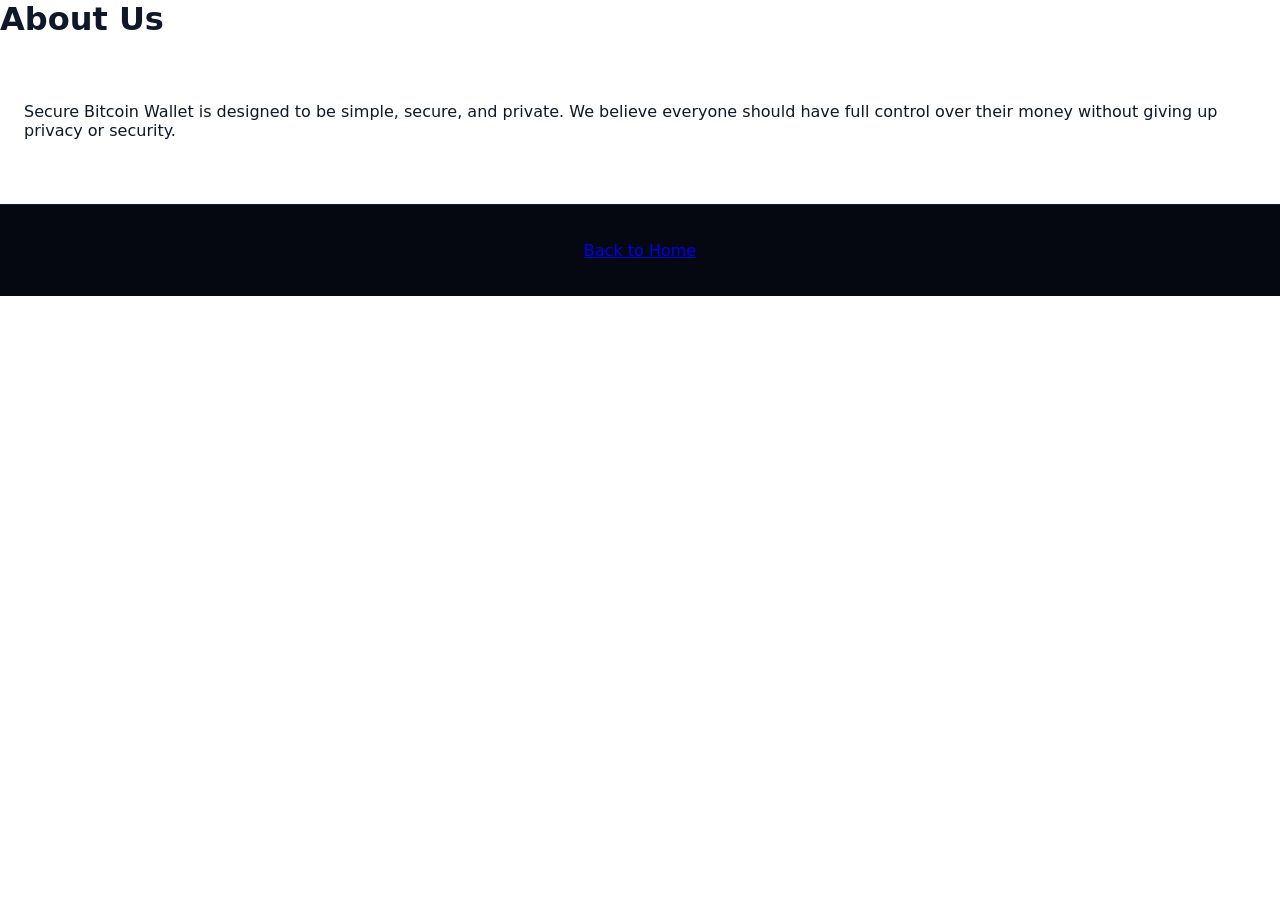
<file: about.html>
<!DOCTYPE html>
<html lang="en">
<head>
  <meta charset="UTF-8">
  <title>About - Secure Bitcoin Wallet</title>
  <link rel="stylesheet" href="style.css" />
</head>
<body>
  <header><h1>About Us</h1></header>
  <section>
    <p>Secure Bitcoin Wallet is designed to be simple, secure, and private. We believe everyone should have full control over their money without giving up privacy or security.</p>
  </section>
  <footer><a href="index.html">Back to Home</a></footer>
</body>
</html>
</file>
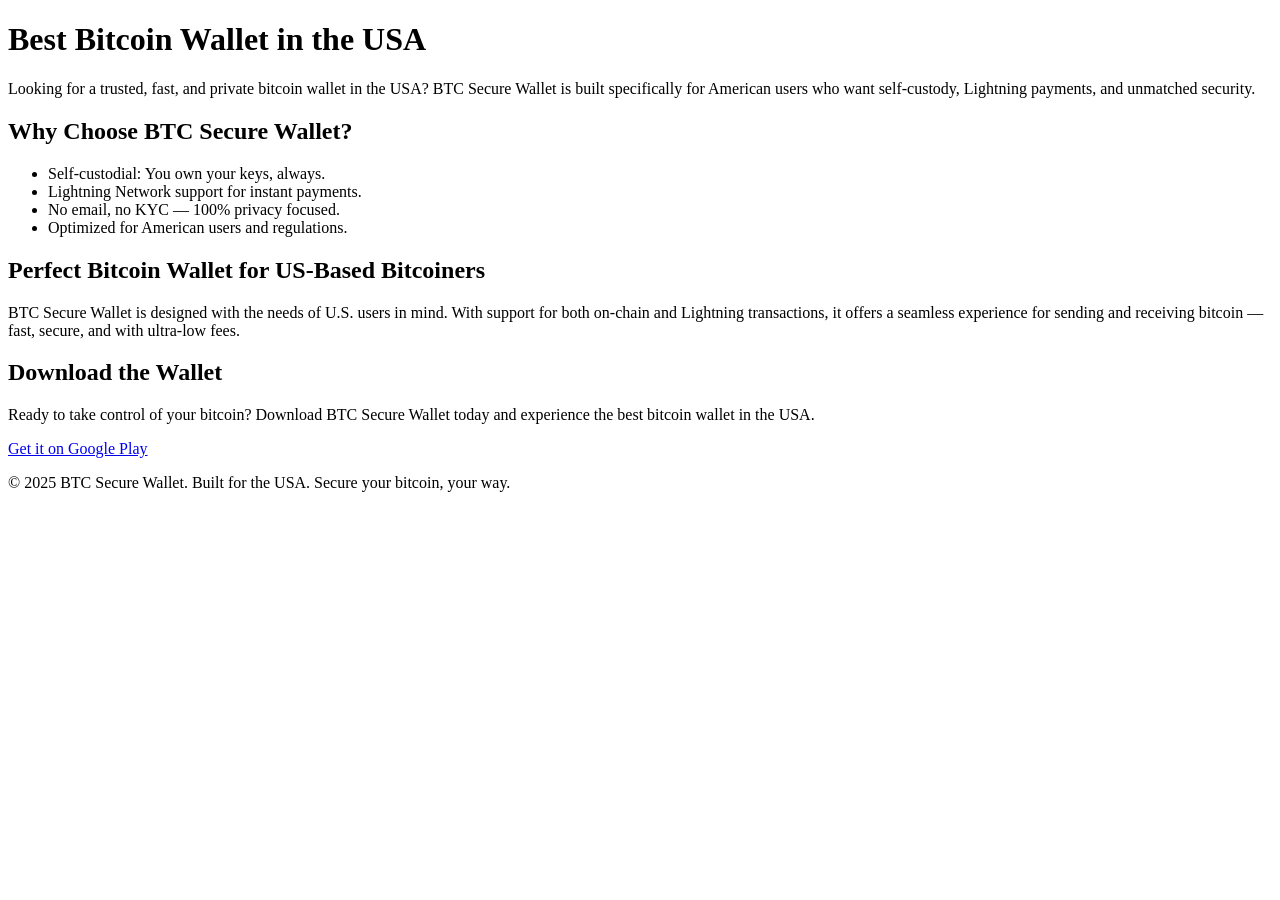
<file: bitcoin-wallet-usa.html>
<!DOCTYPE html>
<html lang="en">
<head>
  <meta charset="UTF-8" />
  <meta name="viewport" content="width=device-width, initial-scale=1.0" />
  <title>Best Bitcoin Wallet in the USA | BTC Secure Wallet</title>
  <meta name="description" content="BTC Secure Wallet is the best bitcoin wallet in the USA. Fast, private, secure, and built for American users who want full control over their funds." />
  <meta name="language" content="en-US" />
  <meta name="geo.region" content="US" />
  <link rel="canonical" href="https://www.btcsecurewallet.com/bitcoin-wallet-usa.html" />
</head>
<body>

  <header>
    <h1>Best Bitcoin Wallet in the USA</h1>
    <p>
      Looking for a trusted, fast, and private bitcoin wallet in the USA? BTC Secure Wallet is built specifically for American users who want self-custody, Lightning payments, and unmatched security.
    </p>
  </header>

  <section>
    <h2>Why Choose BTC Secure Wallet?</h2>
    <ul>
      <li>Self-custodial: You own your keys, always.</li>
      <li>Lightning Network support for instant payments.</li>
      <li>No email, no KYC — 100% privacy focused.</li>
      <li>Optimized for American users and regulations.</li>
    </ul>
  </section>

  <section>
    <h2>Perfect Bitcoin Wallet for US-Based Bitcoiners</h2>
    <p>
      BTC Secure Wallet is designed with the needs of U.S. users in mind. With support for both on-chain and Lightning transactions, it offers a seamless experience for sending and receiving bitcoin — fast, secure, and with ultra-low fees.
    </p>
  </section>

  <section>
    <h2>Download the Wallet</h2>
    <p>Ready to take control of your bitcoin? Download BTC Secure Wallet today and experience the best bitcoin wallet in the USA.</p>
    <a href="https://play.google.com/store/apps/details?id=ps.starwallet.bitcoin.android" target="_blank">
      Get it on Google Play
    </a>
  </section>

  <footer>
    <p>&copy; 2025 BTC Secure Wallet. Built for the USA. Secure your bitcoin, your way.</p>
  </footer>

  <!-- JSON-LD Structured Data -->
  <script type="application/ld+json">
  {
    "@context": "https://schema.org",
    "@type": "SoftwareApplication",
    "name": "BTC Secure Wallet",
    "applicationCategory": "FinanceApplication",
    "operatingSystem": "ANDROID",
    "offers": {
      "@type": "Offer",
      "price": "0.00",
      "priceCurrency": "USD"
    },
    "audience": {
      "@type": "Audience",
      "geographicArea": {
        "@type": "Country",
        "name": "United States"
      }
    }
  }
  </script>

</body>
</html>
</file>
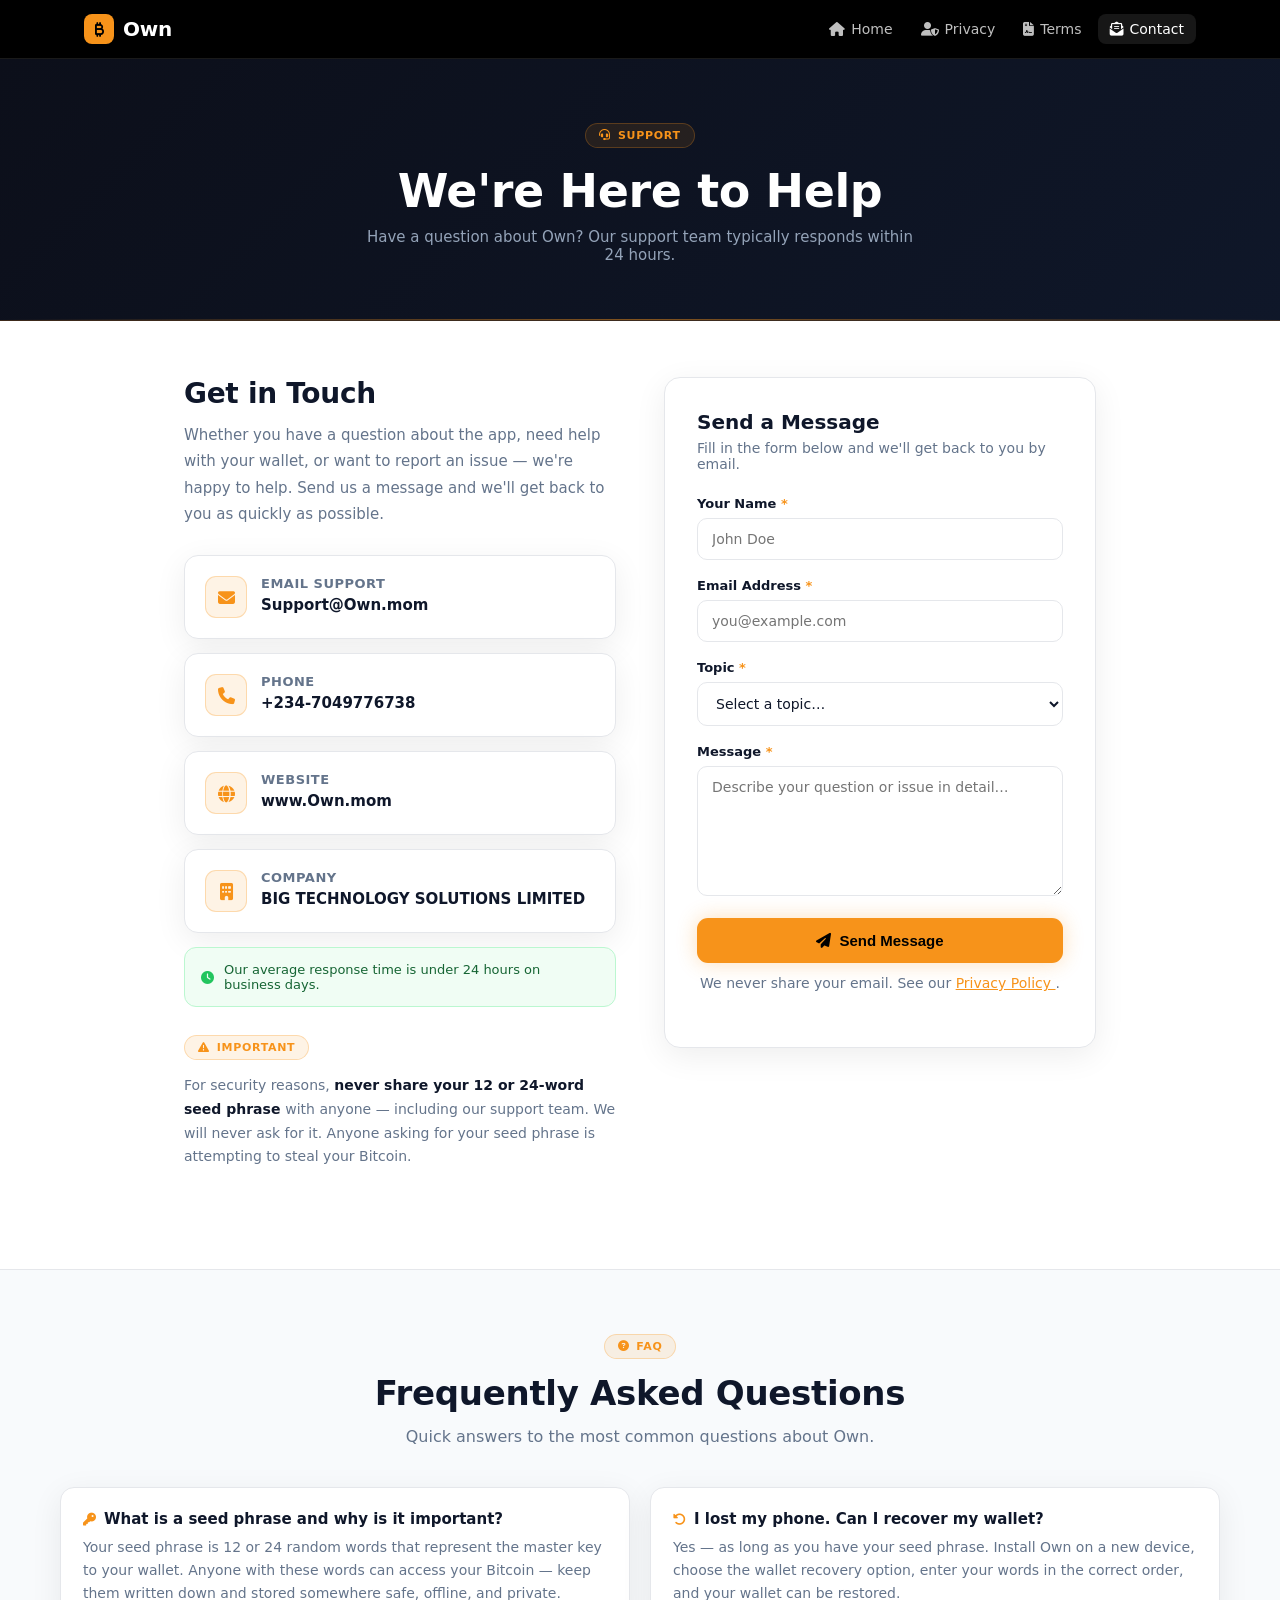
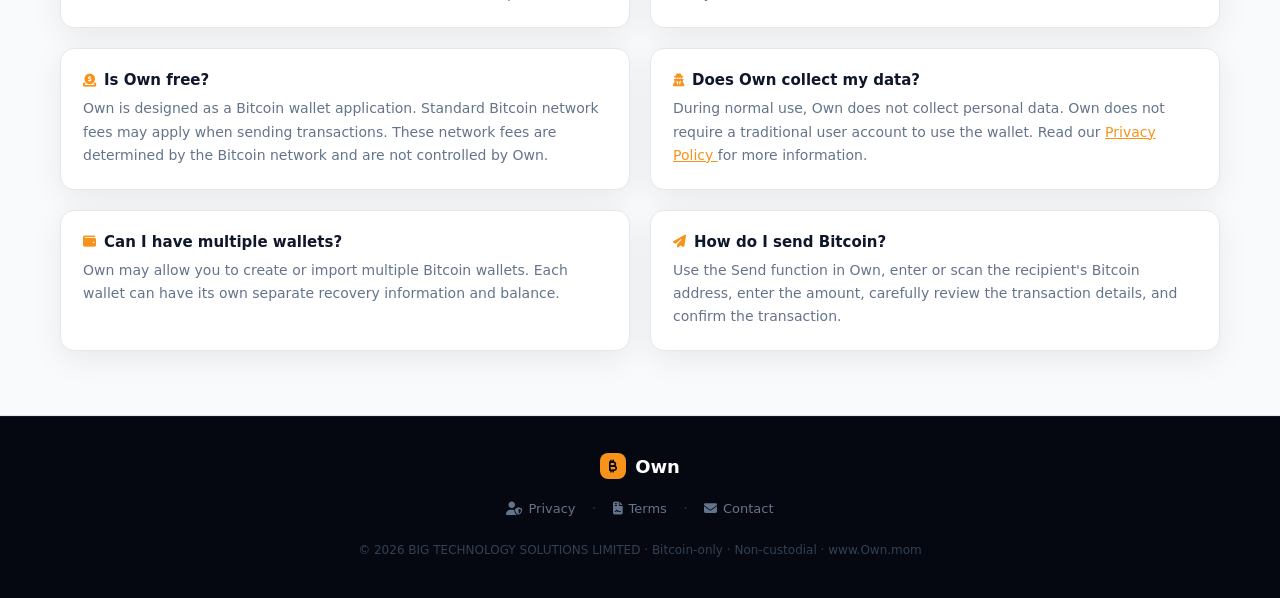
<file: contact.html>
<!DOCTYPE html>
<html lang="en">
<head>
  <meta charset="UTF-8"/>
  <meta name="viewport" content="width=device-width, initial-scale=1.0"/>

  <title>Contact & Support — Own : Bitcoin Wallet</title>

  <meta name="description" content="Contact Own Bitcoin Wallet support. We're here to help with questions about the app, your wallet, transactions, or security."/>

  <link rel="stylesheet" href="https://cdnjs.cloudflare.com/ajax/libs/font-awesome/6.5.0/css/all.min.css"/>
  <link rel="stylesheet" href="style.css"/>

  <style>
    .contact-layout{
      max-width:960px;
      margin:0 auto;
      padding:56px 24px 72px;
      display:grid;
      grid-template-columns:1fr 1fr;
      gap:48px;
      align-items:start
    }

    @media(max-width:720px){
      .contact-layout{
        grid-template-columns:1fr;
        gap:32px
      }
    }

    .contact-info h2{
      font-size:28px;
      font-weight:800;
      color:var(--ink);
      letter-spacing:-.3px;
      margin-bottom:12px
    }

    .contact-info p{
      color:var(--muted);
      font-size:15px;
      line-height:1.75;
      margin-bottom:28px
    }

    .info-card{
      border:1px solid var(--border);
      border-radius:14px;
      padding:20px;
      background:#fff;
      box-shadow:var(--shadow);
      display:flex;
      align-items:flex-start;
      gap:14px;
      margin-bottom:14px;
      transition:all .25s
    }

    .info-card:hover{
      border-color:var(--orange-glow);
      box-shadow:0 8px 28px rgba(247,147,26,.09)
    }

    .info-icon{
      width:42px;
      height:42px;
      border-radius:11px;
      background:var(--orange-dim);
      border:1px solid var(--orange-glow);
      display:flex;
      align-items:center;
      justify-content:center;
      flex-shrink:0
    }

    .info-icon i{
      color:var(--orange);
      font-size:17px
    }

    .info-text h4{
      font-size:13px;
      font-weight:600;
      color:var(--muted);
      text-transform:uppercase;
      letter-spacing:.5px;
      margin-bottom:4px
    }

    .info-text a,
    .info-text span{
      font-size:15px;
      font-weight:700;
      color:var(--ink);
      text-decoration:none
    }

    .info-text a:hover{
      color:var(--orange)
    }

    .response-note{
      background:#f0fdf4;
      border:1px solid #bbf7d0;
      border-radius:12px;
      padding:14px 16px;
      font-size:13px;
      color:#166534;
      display:flex;
      align-items:center;
      gap:10px;
      margin-top:8px
    }

    .response-note i{
      color:#22c55e;
      flex-shrink:0
    }

    .form-card{
      background:#fff;
      border:1px solid var(--border);
      border-radius:var(--radius);
      padding:32px;
      box-shadow:var(--shadow)
    }

    .form-card h3{
      font-size:20px;
      font-weight:800;
      color:var(--ink);
      margin-bottom:6px
    }

    .form-card p{
      font-size:14px;
      color:var(--muted);
      margin-bottom:24px
    }

    .form-group{
      margin-bottom:18px
    }

    .form-group label{
      display:block;
      font-size:13px;
      font-weight:600;
      color:var(--ink);
      margin-bottom:7px
    }

    .form-group label span{
      color:var(--orange)
    }

    .form-group input,
    .form-group textarea,
    .form-group select{
      width:100%;
      padding:12px 14px;
      border:1.5px solid var(--border);
      border-radius:10px;
      font-size:14px;
      color:var(--ink);
      background:#fff;
      font-family:inherit;
      transition:border-color .2s,box-shadow .2s;
      outline:none;
      box-sizing:border-box
    }

    .form-group input:focus,
    .form-group textarea:focus,
    .form-group select:focus{
      border-color:var(--orange);
      box-shadow:0 0 0 3px rgba(247,147,26,.12)
    }

    .form-group textarea{
      resize:vertical;
      min-height:130px
    }

    .form-submit{
      width:100%;
      padding:14px;
      background:var(--orange);
      color:#000;
      font-weight:700;
      font-size:15px;
      border:none;
      border-radius:11px;
      cursor:pointer;
      transition:all .2s;
      display:flex;
      align-items:center;
      justify-content:center;
      gap:8px;
      box-shadow:0 0 20px rgba(247,147,26,.3)
    }

    .form-submit:hover{
      transform:translateY(-1px);
      box-shadow:0 0 32px rgba(247,147,26,.5)
    }

    .form-note{
      font-size:12px;
      color:var(--muted);
      text-align:center;
      margin-top:12px
    }

    .faq-section{
      background:#f8fafc;
      border-top:1px solid var(--border);
      border-bottom:1px solid var(--border)
    }

    .faq-grid{
      display:grid;
      grid-template-columns:repeat(2,1fr);
      gap:20px
    }

    @media(max-width:680px){
      .faq-grid{
        grid-template-columns:1fr
      }
    }

    .faq-item{
      background:#fff;
      border:1px solid var(--border);
      border-radius:14px;
      padding:22px;
      box-shadow:var(--shadow)
    }

    .faq-item h4{
      font-size:15px;
      font-weight:700;
      color:var(--ink);
      margin-bottom:8px;
      display:flex;
      align-items:center;
      gap:8px
    }

    .faq-item h4 i{
      color:var(--orange);
      font-size:13px
    }

    .faq-item p{
      font-size:14px;
      color:var(--muted);
      line-height:1.65
    }
  </style>
</head>

<body>

<nav>
  <div class="nav-inner">

    <a href="index.html" class="logo">
      <div class="logo-icon">
        <i class="fa-solid fa-bitcoin-sign"></i>
      </div>
      Own
    </a>

    <div class="hamburger"
         onclick="document.getElementById('nav').classList.toggle('open')">
      <span></span>
      <span></span>
      <span></span>
    </div>

    <div class="nav-links" id="nav">

      <a href="index.html">
        <i class="fa-solid fa-house"></i> Home
      </a>

      <a href="privacy.html">
        <i class="fa-solid fa-user-shield"></i> Privacy
      </a>

      <a href="terms.html">
        <i class="fa-solid fa-file-contract"></i> Terms
      </a>

      <a href="contact.html" class="active">
        <i class="fa-solid fa-envelope-open-text"></i> Contact
      </a>

    </div>
  </div>
</nav>


<div class="page-hero">

  <div class="page-tag">
    <i class="fa-solid fa-headset"></i>
    Support
  </div>

  <h1>We're Here to Help</h1>

  <p>
    Have a question about Own? Our support team typically responds within 24 hours.
  </p>

</div>


<div class="contact-layout">

  <!-- LEFT SIDE -->

  <div class="contact-info">

    <h2>Get in Touch</h2>

    <p>
      Whether you have a question about the app, need help with your wallet,
      or want to report an issue — we're happy to help. Send us a message
      and we'll get back to you as quickly as possible.
    </p>


    <!-- EMAIL -->

    <div class="info-card">

      <div class="info-icon">
        <i class="fa-solid fa-envelope"></i>
      </div>

      <div class="info-text">

        <h4>Email Support</h4>

        <a href="mailto:Support@Own.mom">
          Support@Own.mom
        </a>

      </div>

    </div>


    <!-- PHONE -->

    <div class="info-card">

      <div class="info-icon">
        <i class="fa-solid fa-phone"></i>
      </div>

      <div class="info-text">

        <h4>Phone</h4>

        <span>+234-7049776738</span>

      </div>

    </div>


    <!-- WEBSITE -->

    <div class="info-card">

      <div class="info-icon">
        <i class="fa-solid fa-globe"></i>
      </div>

      <div class="info-text">

        <h4>Website</h4>

        <a href="https://www.Own.mom" target="_blank" rel="noopener">
          www.Own.mom
        </a>

      </div>

    </div>


    <!-- COMPANY -->

    <div class="info-card">

      <div class="info-icon">
        <i class="fa-solid fa-building"></i>
      </div>

      <div class="info-text">

        <h4>Company</h4>

        <span>BIG TECHNOLOGY SOLUTIONS LIMITED</span>

      </div>

    </div>


    <!-- RESPONSE TIME -->

    <div class="response-note">

      <i class="fa-solid fa-clock"></i>

      Our average response time is under 24 hours on business days.

    </div>


    <!-- SECURITY WARNING -->

    <div style="margin-top:28px">

      <div class="section-tag" style="margin-bottom:14px">

        <i class="fa-solid fa-triangle-exclamation"></i>

        Important

      </div>

      <p style="font-size:14px;color:var(--muted);line-height:1.7">

        For security reasons,

        <strong style="color:var(--ink)">
          never share your 12 or 24-word seed phrase
        </strong>

        with anyone — including our support team.

        We will never ask for it.

        Anyone asking for your seed phrase is attempting to steal your Bitcoin.

      </p>

    </div>

  </div>


  <!-- RIGHT SIDE -->

  <div class="form-card">

    <h3>Send a Message</h3>

    <p>
      Fill in the form below and we'll get back to you by email.
    </p>


    <form id="contactForm" onsubmit="submitForm(event)">

      <!-- NAME -->

      <div class="form-group">

        <label>
          Your Name <span>*</span>
        </label>

        <input
          id="name"
          type="text"
          placeholder="John Doe"
          required
        />

      </div>


      <!-- EMAIL -->

      <div class="form-group">

        <label>
          Email Address <span>*</span>
        </label>

        <input
          id="email"
          type="email"
          placeholder="you@example.com"
          required
        />

      </div>


      <!-- TOPIC -->

      <div class="form-group">

        <label>
          Topic <span>*</span>
        </label>

        <select id="topic" required>

          <option value="" disabled selected>
            Select a topic…
          </option>

          <option value="Wallet setup or restore">
            Wallet setup or restore
          </option>

          <option value="Send or receive issue">
            Send or receive issue
          </option>

          <option value="Transaction not showing">
            Transaction not showing
          </option>

          <option value="App crash or bug">
            App crash or bug
          </option>

          <option value="Privacy or security question">
            Privacy or security question
          </option>

          <option value="Feedback or feature request">
            Feedback or feature request
          </option>

          <option value="Other">
            Other
          </option>

        </select>

      </div>


      <!-- MESSAGE -->

      <div class="form-group">

        <label>
          Message <span>*</span>
        </label>

        <textarea
          id="message"
          placeholder="Describe your question or issue in detail…"
          required
        ></textarea>

      </div>


      <!-- SEND -->

      <button
        type="submit"
        class="form-submit"
      >

        <i class="fa-solid fa-paper-plane"></i>

        Send Message

      </button>


      <p class="form-note">

        We never share your email.

        See our

        <a href="privacy.html" style="color:var(--orange)">
          Privacy Policy
        </a>.

      </p>

    </form>

  </div>

</div>


<!-- FAQ -->

<section class="faq-section">

  <div class="container">

    <div class="center">

      <div class="section-tag">

        <i class="fa-solid fa-circle-question"></i>

        FAQ

      </div>

      <h2 class="sec-title">
        Frequently Asked Questions
      </h2>

      <p
        class="sec-sub"
        style="margin-bottom:36px"
      >
        Quick answers to the most common questions about Own.
      </p>

    </div>


    <div class="faq-grid">


      <div class="faq-item reveal">

        <h4>
          <i class="fa-solid fa-key"></i>
          What is a seed phrase and why is it important?
        </h4>

        <p>
          Your seed phrase is 12 or 24 random words that represent the
          master key to your wallet. Anyone with these words can access
          your Bitcoin — keep them written down and stored somewhere safe,
          offline, and private.
        </p>

      </div>


      <div class="faq-item reveal">

        <h4>
          <i class="fa-solid fa-rotate-left"></i>
          I lost my phone. Can I recover my wallet?
        </h4>

        <p>
          Yes — as long as you have your seed phrase. Install Own on a new
          device, choose the wallet recovery option, enter your words in
          the correct order, and your wallet can be restored.
        </p>

      </div>


      <div class="faq-item reveal">

        <h4>
          <i class="fa-solid fa-circle-dollar-to-slot"></i>
          Is Own free?
        </h4>

        <p>
          Own is designed as a Bitcoin wallet application. Standard
          Bitcoin network fees may apply when sending transactions.
          These network fees are determined by the Bitcoin network and
          are not controlled by Own.
        </p>

      </div>


      <div class="faq-item reveal">

        <h4>
          <i class="fa-solid fa-user-secret"></i>
          Does Own collect my data?
        </h4>

        <p>
          During normal use, Own does not collect personal data.
          Own does not require a traditional user account to use
          the wallet. Read our

          <a href="privacy.html" style="color:var(--orange)">
            Privacy Policy
          </a>

          for more information.
        </p>

      </div>


      <div class="faq-item reveal">

        <h4>
          <i class="fa-solid fa-wallet"></i>
          Can I have multiple wallets?
        </h4>

        <p>
          Own may allow you to create or import multiple Bitcoin wallets.
          Each wallet can have its own separate recovery information and
          balance.
        </p>

      </div>


      <div class="faq-item reveal">

        <h4>
          <i class="fa-solid fa-paper-plane"></i>
          How do I send Bitcoin?
        </h4>

        <p>
          Use the Send function in Own, enter or scan the recipient's
          Bitcoin address, enter the amount, carefully review the
          transaction details, and confirm the transaction.
        </p>

      </div>


    </div>

  </div>

</section>


<!-- FOOTER -->

<footer>

  <a href="index.html" class="foot-logo">

    <div class="logo-icon">
      <i class="fa-solid fa-bitcoin-sign"></i>
    </div>

    Own

  </a>


  <div class="foot-links">

    <a href="privacy.html">
      <i class="fa-solid fa-user-shield"></i>
      Privacy
    </a>

    <span>·</span>

    <a href="terms.html">
      <i class="fa-solid fa-file-contract"></i>
      Terms
    </a>

    <span>·</span>

    <a href="contact.html">
      <i class="fa-solid fa-envelope"></i>
      Contact
    </a>

  </div>


  <div class="foot-copy">

    © 2026 BIG TECHNOLOGY SOLUTIONS LIMITED
    · Bitcoin-only
    · Non-custodial
    · www.Own.mom

  </div>

</footer>


<script>

  /* Reveal animation */

  const obs = new IntersectionObserver(
    entries => {

      entries.forEach(entry => {

        if(entry.isIntersecting){

          entry.target.classList.add('visible');

          obs.unobserve(entry.target);

        }

      });

    },
    {
      threshold:.1
    }
  );


  document
    .querySelectorAll('.reveal')
    .forEach(el => obs.observe(el));


  /* Contact form */

  function submitForm(e){

    e.preventDefault();


    const name =
      document.getElementById('name').value.trim();

    const email =
      document.getElementById('email').value.trim();

    const topic =
      document.getElementById('topic').value;

    const message =
      document.getElementById('message').value.trim();


    if(!name || !email || !topic || !message){

      return;

    }


    const subject =
      'Own Bitcoin Wallet Support — ' + topic;


    const body =
      'Hello Own Support,%0D%0A%0D%0A' +

      'Name: ' +
      encodeURIComponent(name) +

      '%0D%0A' +

      'Email: ' +
      encodeURIComponent(email) +

      '%0D%0A' +

      'Topic: ' +
      encodeURIComponent(topic) +

      '%0D%0A%0D%0A' +

      'Message:%0D%0A' +

      encodeURIComponent(message) +

      '%0D%0A%0D%0A' +

      'Sent from Own Bitcoin Wallet Support page.';


    const mailto =
      'mailto:Support@Own.mom' +
      '?subject=' +
      encodeURIComponent(subject) +
      '&body=' +
      body;


    window.location.href = mailto;

  }

</script>

</body>
</html>
</file>
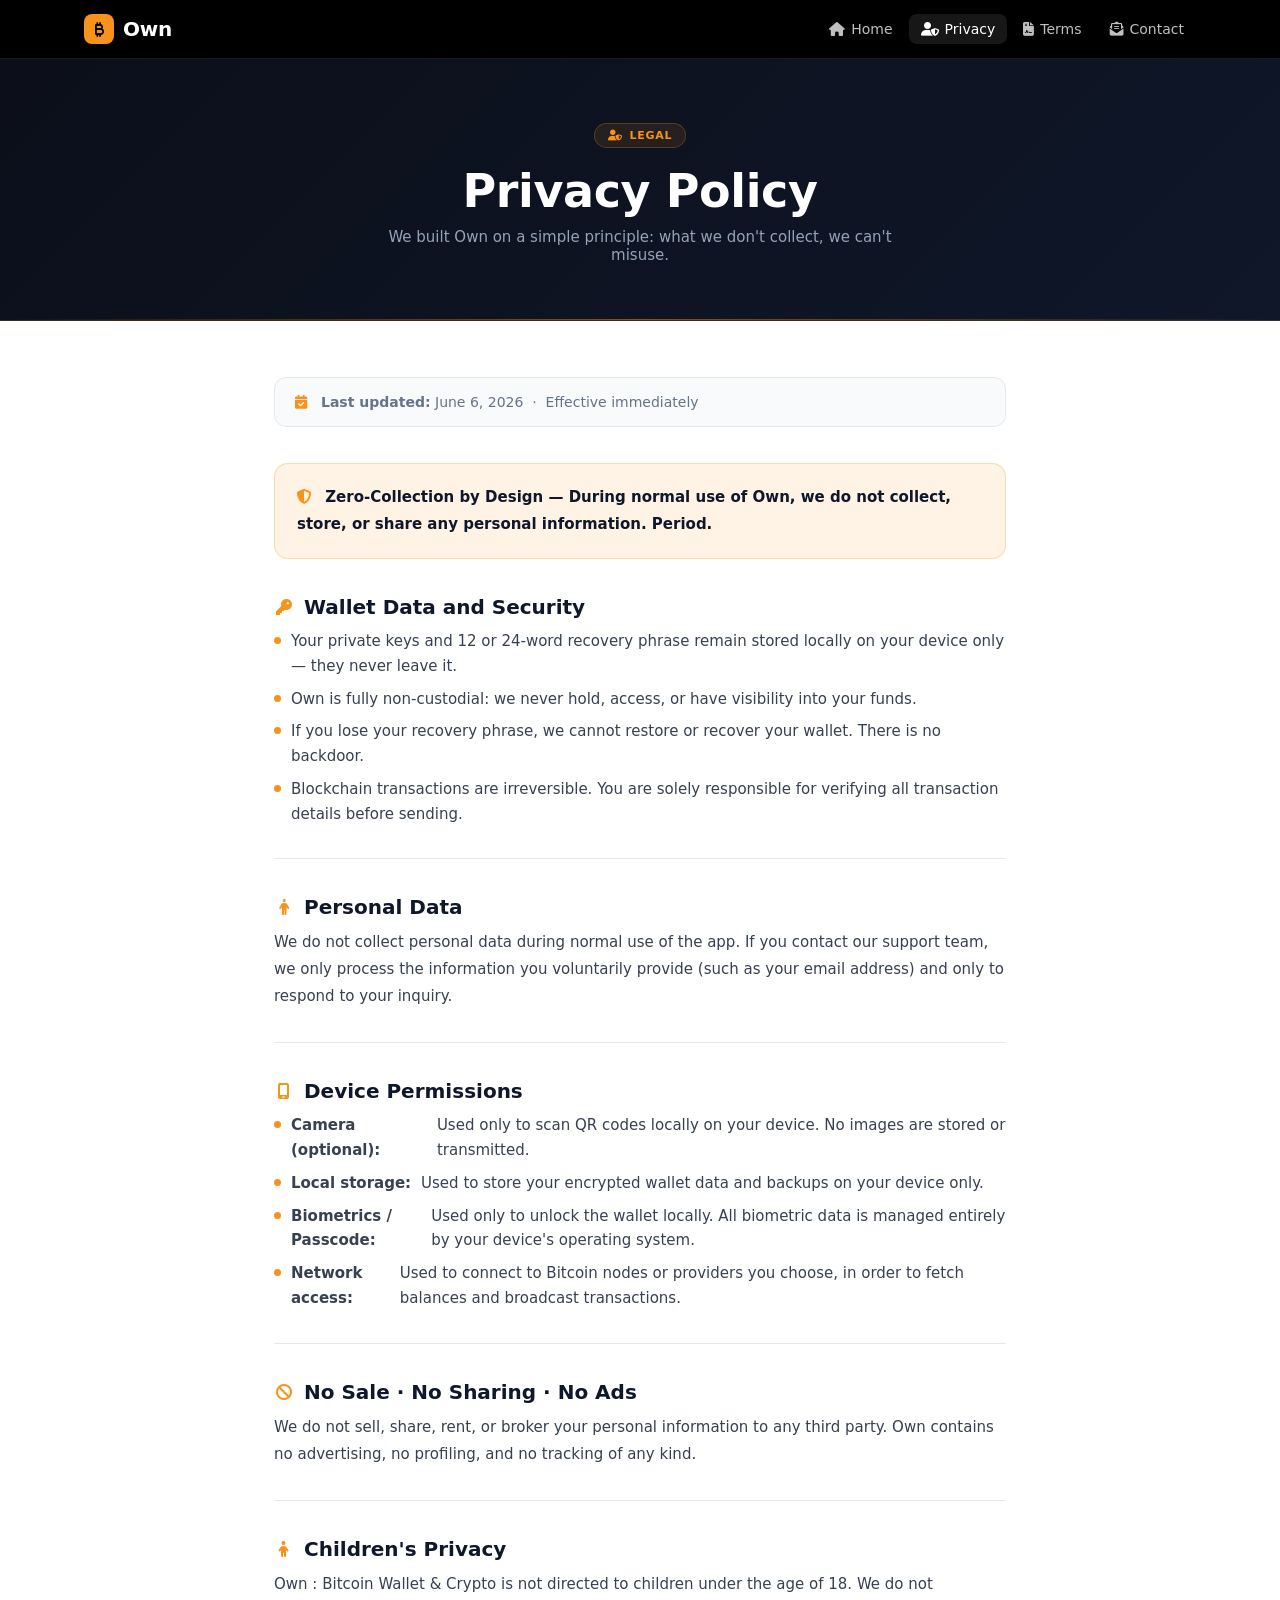
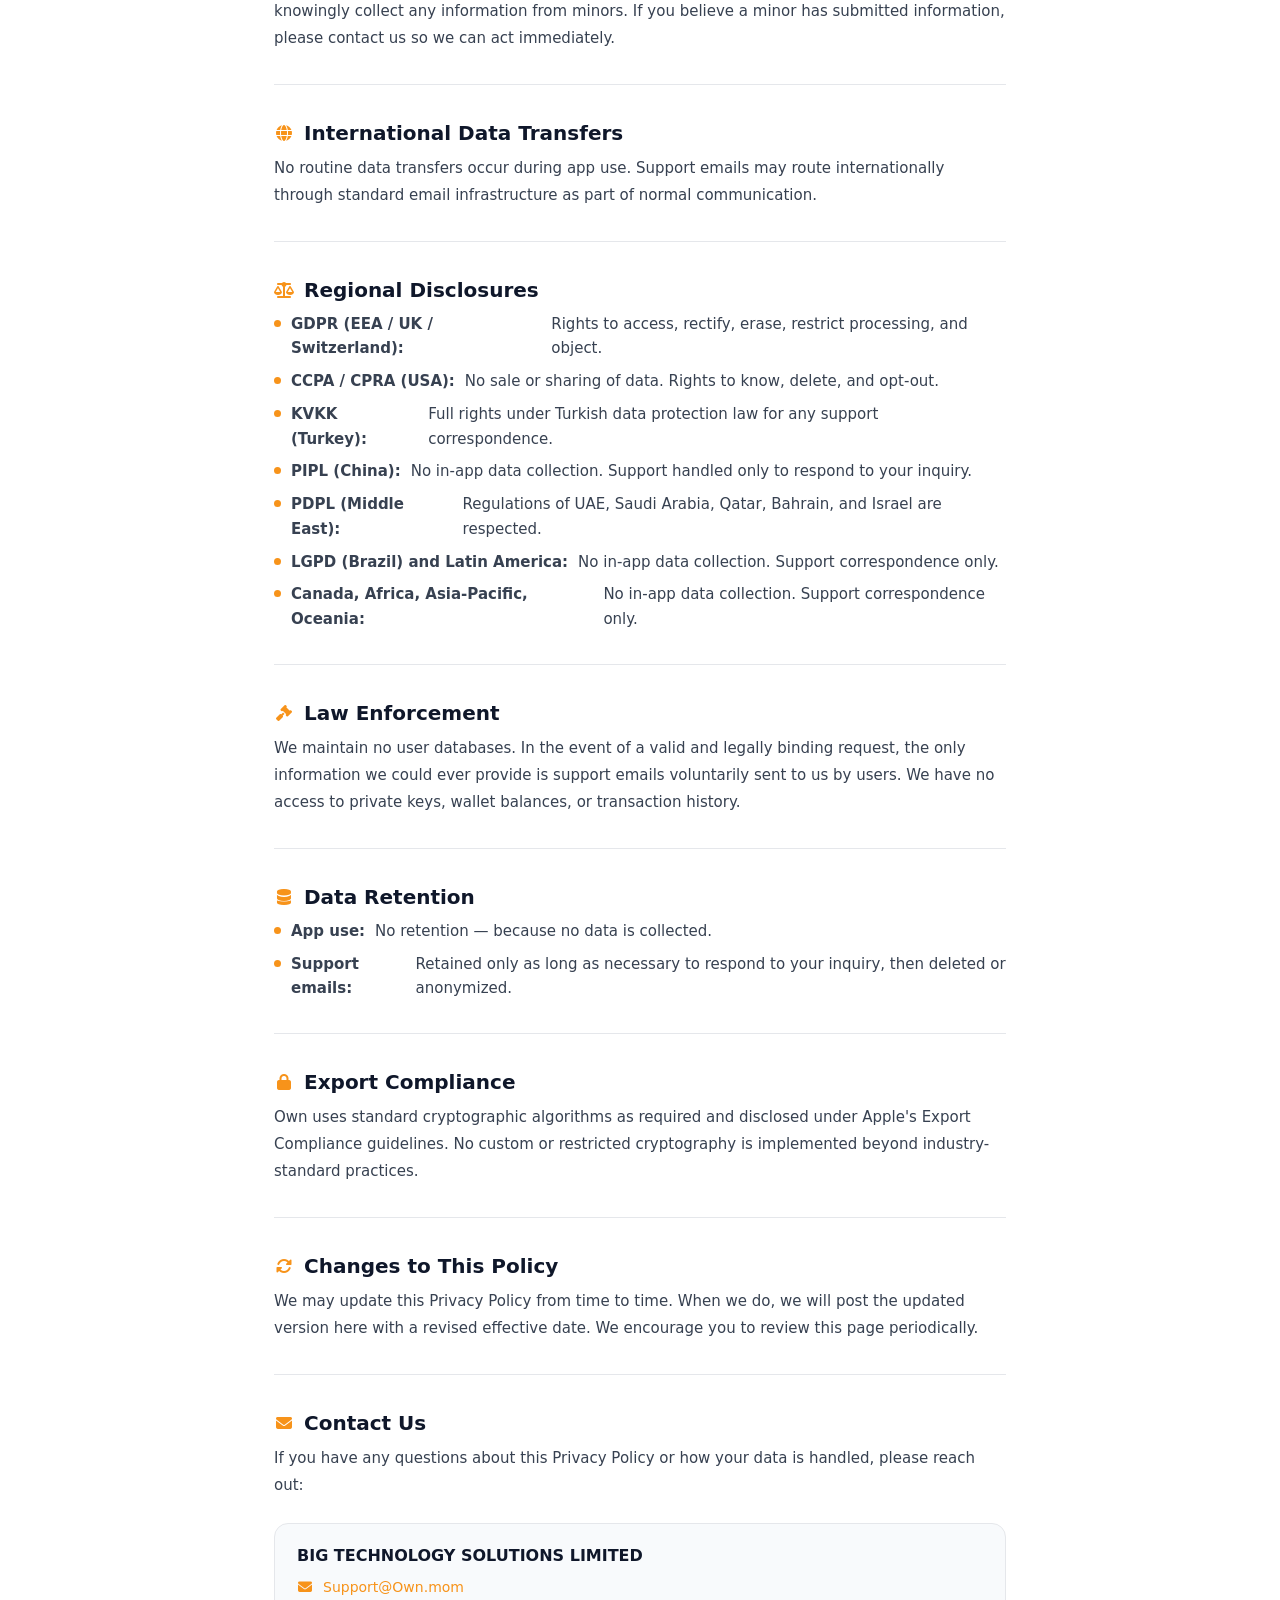
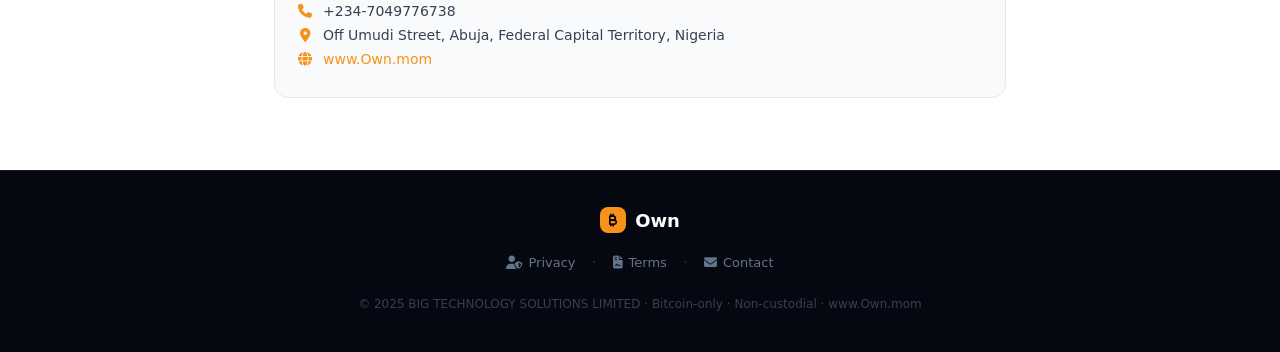
<file: privacy.html>
<!DOCTYPE html>
<html lang="en">
<head>
  <meta charset="UTF-8"/>
  <meta name="viewport" content="width=device-width, initial-scale=1.0"/>
  <title>Privacy Policy — Own : Bitcoin Wallet & Crypto</title>
  <meta name="description" content="Own Bitcoin Wallet Privacy Policy. We collect zero personal data during normal use. Your keys, your Bitcoin, your privacy."/>
  <link rel="stylesheet" href="https://cdnjs.cloudflare.com/ajax/libs/font-awesome/6.5.0/css/all.min.css"/>
  <link rel="stylesheet" href="style.css"/>
  <style>
    .policy-wrap{max-width:780px;margin:0 auto;padding:56px 24px 72px}
    .policy-wrap h2{font-size:20px;font-weight:700;color:var(--ink);margin:36px 0 10px;display:flex;align-items:center;gap:10px}
    .policy-wrap h2 i{color:var(--orange);font-size:16px;width:20px;text-align:center}
    .policy-wrap p{color:#374151;line-height:1.8;margin-bottom:12px;font-size:15px}
    .policy-wrap ul{margin:8px 0 14px 0;padding-left:0;list-style:none;display:flex;flex-direction:column;gap:8px}
    .policy-wrap ul li{display:flex;align-items:flex-start;gap:10px;color:#374151;font-size:15px;line-height:1.65}
    .policy-wrap ul li::before{content:'';width:7px;height:7px;border-radius:999px;background:var(--orange);flex-shrink:0;margin-top:8px}
    .meta-bar{background:#f8fafc;border:1px solid var(--border);border-radius:12px;padding:16px 20px;display:flex;align-items:center;gap:14px;margin-bottom:36px;font-size:14px;color:var(--muted)}
    .meta-bar i{color:var(--orange)}
    .section-divider{border:none;border-top:1px solid var(--border);margin:32px 0}
    .highlight-box{background:var(--orange-dim);border:1px solid var(--orange-glow);border-radius:14px;padding:20px 22px;margin:24px 0}
    .highlight-box p{color:var(--ink);font-weight:600;margin:0;font-size:15px}
    .highlight-box p i{color:var(--orange);margin-right:8px}
    .contact-card{background:#f8fafc;border:1px solid var(--border);border-radius:14px;padding:22px;margin-top:24px}
    .contact-card h3{font-size:16px;font-weight:700;margin-bottom:14px;color:var(--ink)}
    .contact-row{display:flex;align-items:center;gap:10px;font-size:14px;color:#374151;margin-bottom:8px}
    .contact-row i{color:var(--orange);width:16px;text-align:center}
    .contact-row a{color:var(--orange);text-decoration:none}
    .contact-row a:hover{text-decoration:underline}
  </style>
</head>
<body>

<nav>
  <div class="nav-inner">
    <a href="index.html" class="logo">
      <div class="logo-icon"><i class="fa-solid fa-bitcoin-sign"></i></div>Own
    </a>

    <div class="hamburger" onclick="document.getElementById('nav').classList.toggle('open')">
      <span></span><span></span><span></span>
    </div>

    <div class="nav-links" id="nav">
      <a href="index.html"><i class="fa-solid fa-house"></i> Home</a>
      <a href="privacy.html" class="active"><i class="fa-solid fa-user-shield"></i> Privacy</a>
      <a href="terms.html"><i class="fa-solid fa-file-contract"></i> Terms</a>
      <a href="contact.html"><i class="fa-solid fa-envelope-open-text"></i> Contact</a>
    </div>
  </div>
</nav>

<div class="page-hero">
  <div class="page-tag"><i class="fa-solid fa-user-shield"></i> Legal</div>
  <h1>Privacy Policy</h1>
  <p>We built Own on a simple principle: what we don't collect, we can't misuse.</p>
</div>

<div class="policy-wrap">

  <div class="meta-bar">
    <i class="fa-solid fa-calendar-check"></i>
    <span><strong>Last updated:</strong> June 6, 2026 &nbsp;·&nbsp; Effective immediately</span>
  </div>

  <div class="highlight-box">
    <p><i class="fa-solid fa-shield-halved"></i> Zero-Collection by Design — During normal use of Own, we do not collect, store, or share any personal information. Period.</p>
  </div>

  <h2><i class="fa-solid fa-key"></i> Wallet Data and Security</h2>
  <ul>
    <li>Your private keys and 12 or 24-word recovery phrase remain stored locally on your device only — they never leave it.</li>
    <li>Own is fully non-custodial: we never hold, access, or have visibility into your funds.</li>
    <li>If you lose your recovery phrase, we cannot restore or recover your wallet. There is no backdoor.</li>
    <li>Blockchain transactions are irreversible. You are solely responsible for verifying all transaction details before sending.</li>
  </ul>

  <hr class="section-divider"/>

  <h2><i class="fa-solid fa-person"></i> Personal Data</h2>
  <p>We do not collect personal data during normal use of the app. If you contact our support team, we only process the information you voluntarily provide (such as your email address) and only to respond to your inquiry.</p>

  <hr class="section-divider"/>

  <h2><i class="fa-solid fa-mobile-screen"></i> Device Permissions</h2>
  <ul>
    <li><strong>Camera (optional):</strong> Used only to scan QR codes locally on your device. No images are stored or transmitted.</li>
    <li><strong>Local storage:</strong> Used to store your encrypted wallet data and backups on your device only.</li>
    <li><strong>Biometrics / Passcode:</strong> Used only to unlock the wallet locally. All biometric data is managed entirely by your device's operating system.</li>
    <li><strong>Network access:</strong> Used to connect to Bitcoin nodes or providers you choose, in order to fetch balances and broadcast transactions.</li>
  </ul>

  <hr class="section-divider"/>

  <h2><i class="fa-solid fa-ban"></i> No Sale · No Sharing · No Ads</h2>
  <p>We do not sell, share, rent, or broker your personal information to any third party. Own contains no advertising, no profiling, and no tracking of any kind.</p>

  <hr class="section-divider"/>

  <h2><i class="fa-solid fa-child"></i> Children's Privacy</h2>
  <p>Own : Bitcoin Wallet & Crypto is not directed to children under the age of 18. We do not knowingly collect any information from minors. If you believe a minor has submitted information, please contact us so we can act immediately.</p>

  <hr class="section-divider"/>

  <h2><i class="fa-solid fa-globe"></i> International Data Transfers</h2>
  <p>No routine data transfers occur during app use. Support emails may route internationally through standard email infrastructure as part of normal communication.</p>

  <hr class="section-divider"/>

  <h2><i class="fa-solid fa-scale-balanced"></i> Regional Disclosures</h2>
  <ul>
    <li><strong>GDPR (EEA / UK / Switzerland):</strong> Rights to access, rectify, erase, restrict processing, and object.</li>
    <li><strong>CCPA / CPRA (USA):</strong> No sale or sharing of data. Rights to know, delete, and opt-out.</li>
    <li><strong>KVKK (Turkey):</strong> Full rights under Turkish data protection law for any support correspondence.</li>
    <li><strong>PIPL (China):</strong> No in-app data collection. Support handled only to respond to your inquiry.</li>
    <li><strong>PDPL (Middle East):</strong> Regulations of UAE, Saudi Arabia, Qatar, Bahrain, and Israel are respected.</li>
    <li><strong>LGPD (Brazil) and Latin America:</strong> No in-app data collection. Support correspondence only.</li>
    <li><strong>Canada, Africa, Asia-Pacific, Oceania:</strong> No in-app data collection. Support correspondence only.</li>
  </ul>

  <hr class="section-divider"/>

  <h2><i class="fa-solid fa-gavel"></i> Law Enforcement</h2>
  <p>We maintain no user databases. In the event of a valid and legally binding request, the only information we could ever provide is support emails voluntarily sent to us by users. We have no access to private keys, wallet balances, or transaction history.</p>

  <hr class="section-divider"/>

  <h2><i class="fa-solid fa-database"></i> Data Retention</h2>
  <ul>
    <li><strong>App use:</strong> No retention — because no data is collected.</li>
    <li><strong>Support emails:</strong> Retained only as long as necessary to respond to your inquiry, then deleted or anonymized.</li>
  </ul>

  <hr class="section-divider"/>

  <h2><i class="fa-solid fa-lock"></i> Export Compliance</h2>
  <p>Own uses standard cryptographic algorithms as required and disclosed under Apple's Export Compliance guidelines. No custom or restricted cryptography is implemented beyond industry-standard practices.</p>

  <hr class="section-divider"/>

  <h2><i class="fa-solid fa-rotate"></i> Changes to This Policy</h2>
  <p>We may update this Privacy Policy from time to time. When we do, we will post the updated version here with a revised effective date. We encourage you to review this page periodically.</p>

  <hr class="section-divider"/>

  <h2><i class="fa-solid fa-envelope"></i> Contact Us</h2>
  <p>If you have any questions about this Privacy Policy or how your data is handled, please reach out:</p>

  <div class="contact-card">
    <h3>BIG TECHNOLOGY SOLUTIONS LIMITED</h3>

    <div class="contact-row">
      <i class="fa-solid fa-envelope"></i>
      <a href="mailto:Support@Own.mom">Support@Own.mom</a>
    </div>

    <div class="contact-row">
      <i class="fa-solid fa-phone"></i>
      +234-7049776738
    </div>

    <div class="contact-row">
      <i class="fa-solid fa-location-dot"></i>
      Off Umudi Street, Abuja, Federal Capital Territory, Nigeria
    </div>

    <div class="contact-row">
      <i class="fa-solid fa-globe"></i>
      <a href="https://www.Own.mom" target="_blank">www.Own.mom</a>
    </div>
  </div>

</div>

<footer>
  <a href="index.html" class="foot-logo">
    <div class="logo-icon"><i class="fa-solid fa-bitcoin-sign"></i></div>Own
  </a>

  <div class="foot-links">
    <a href="privacy.html"><i class="fa-solid fa-user-shield"></i> Privacy</a><span>·</span>
    <a href="terms.html"><i class="fa-solid fa-file-contract"></i> Terms</a><span>·</span>
    <a href="contact.html"><i class="fa-solid fa-envelope"></i> Contact</a>
  </div>

  <div class="foot-copy">
    © 2025 BIG TECHNOLOGY SOLUTIONS LIMITED · Bitcoin-only · Non-custodial · www.Own.mom
  </div>
</footer>

</body>
</html>
</file>
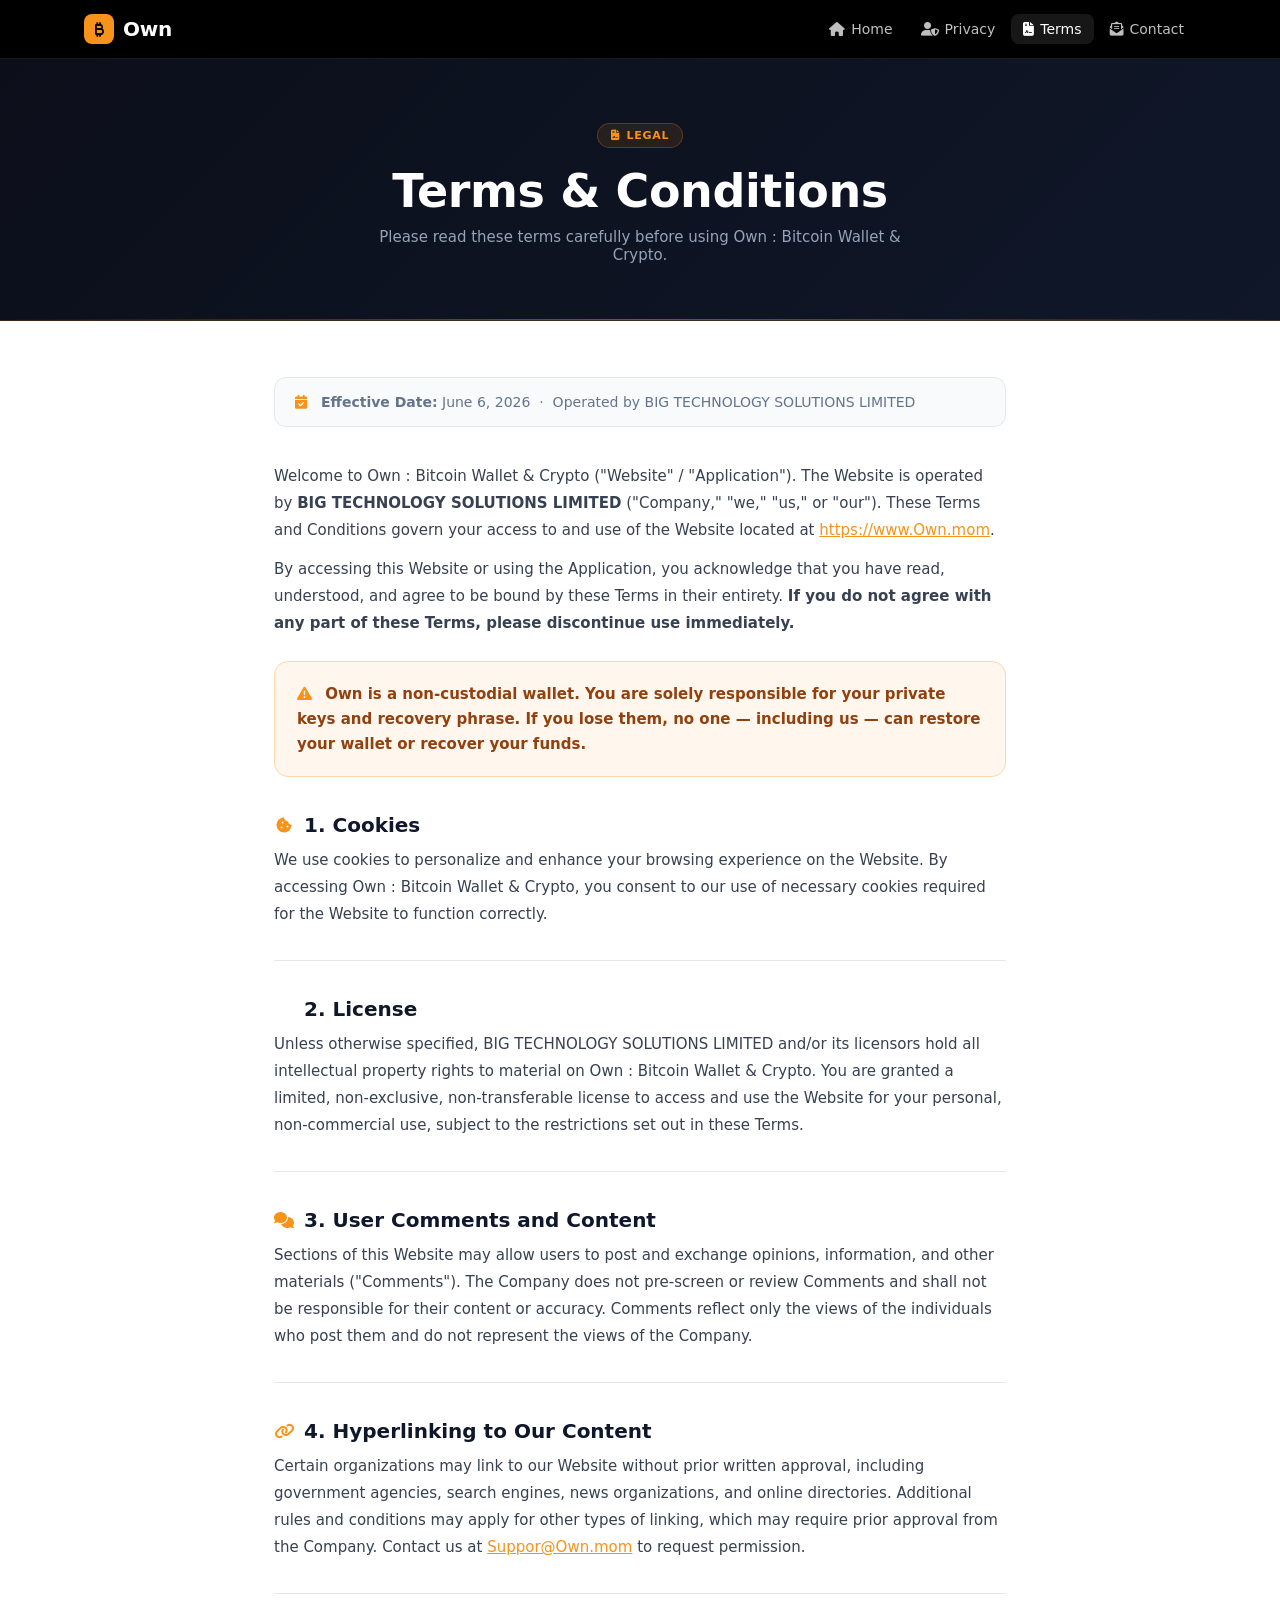
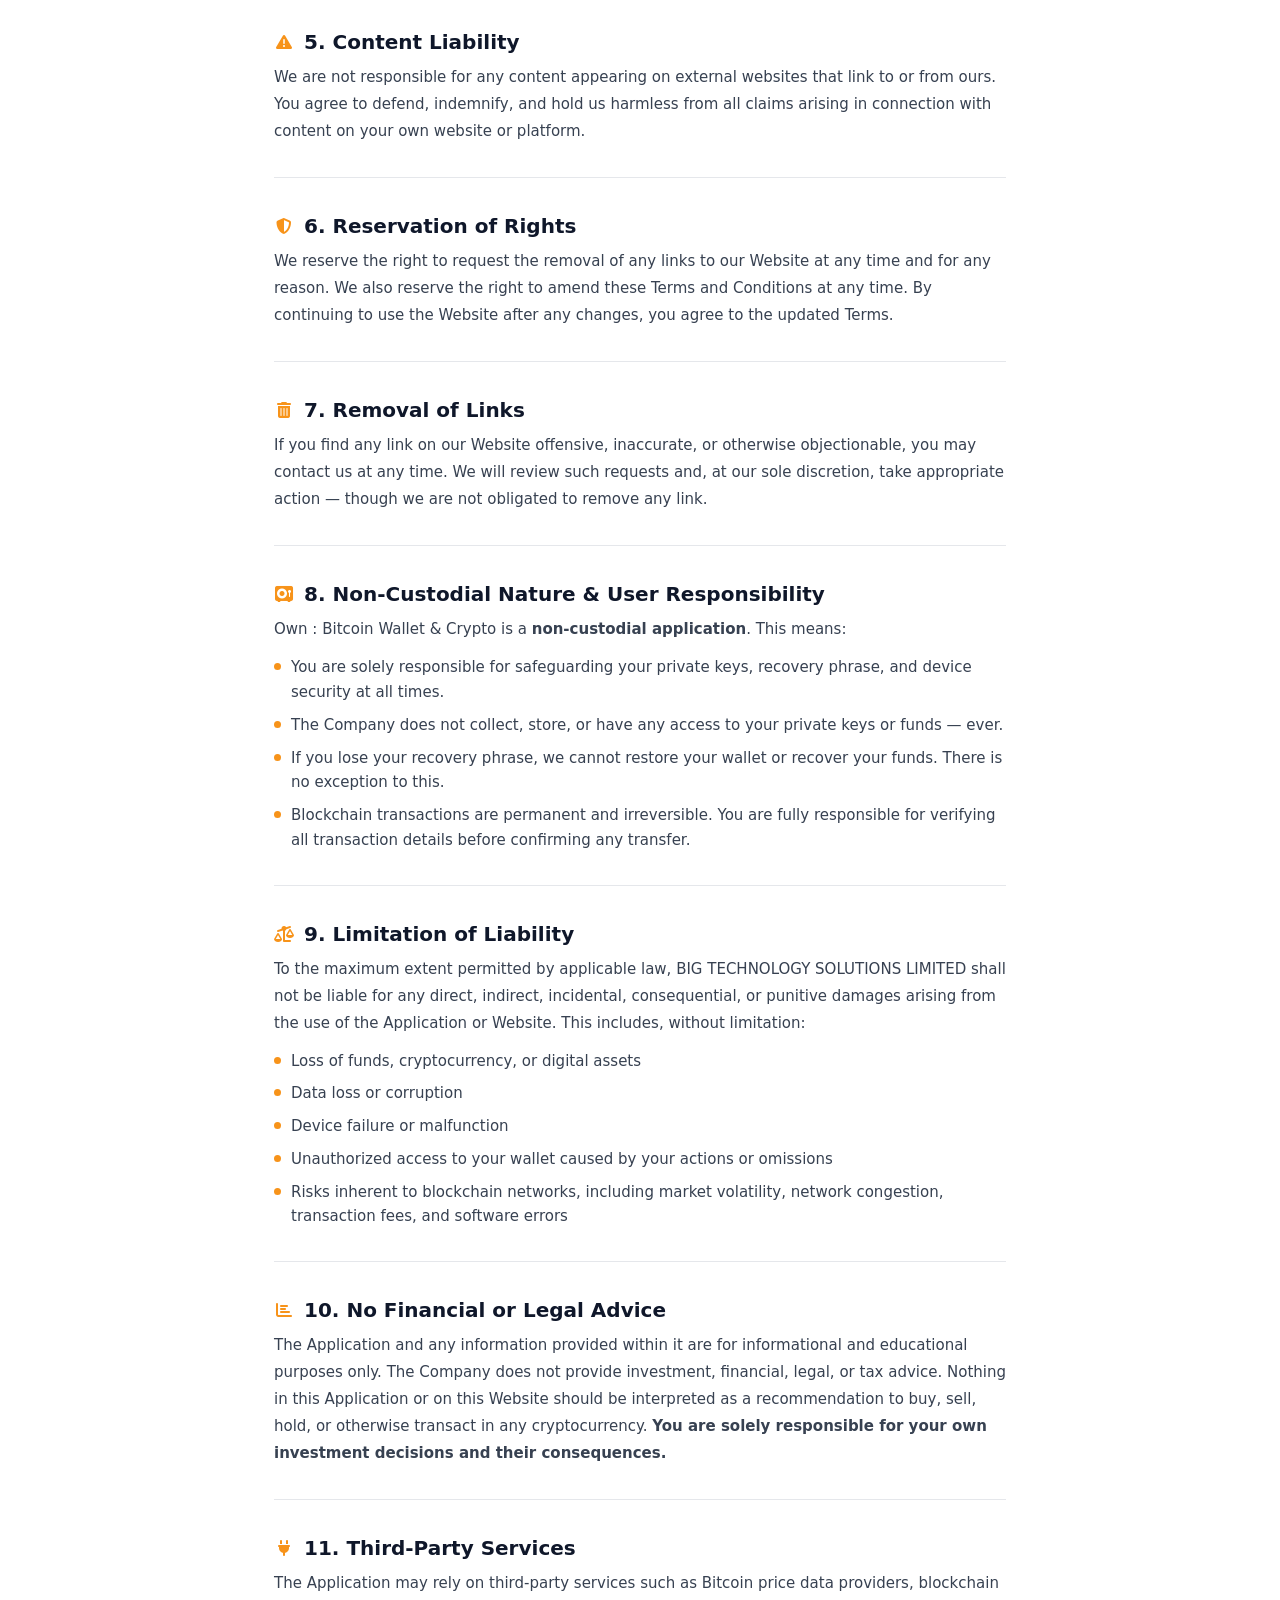
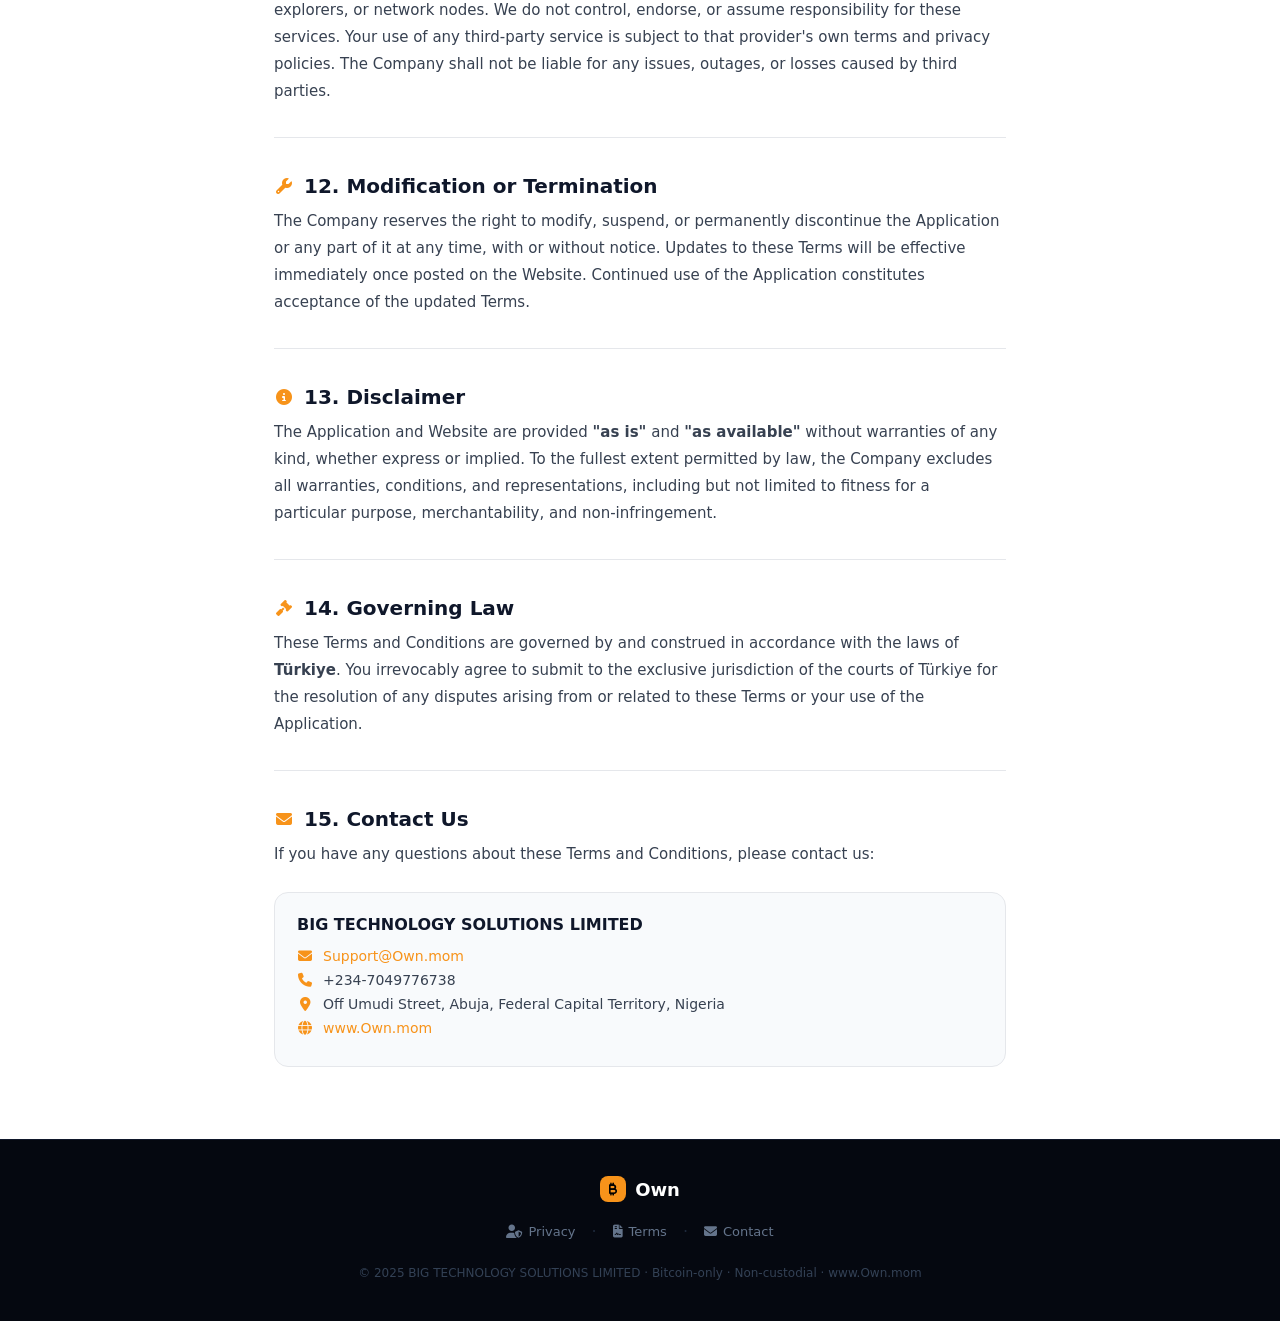
<file: terms.html>
<!DOCTYPE html>
<html lang="en">
<head>
  <meta charset="UTF-8"/>
  <meta name="viewport" content="width=device-width, initial-scale=1.0"/>
  <title>Terms & Conditions — Own : Bitcoin Wallet & Crypto</title>
  <meta name="description" content="Terms and Conditions for Own Bitcoin Wallet. Read our terms governing the use of our non-custodial Bitcoin wallet application."/>
  <link rel="stylesheet" href="https://cdnjs.cloudflare.com/ajax/libs/font-awesome/6.5.0/css/all.min.css"/>
  <link rel="stylesheet" href="style.css"/>
  <style>
    .policy-wrap{max-width:780px;margin:0 auto;padding:56px 24px 72px}
    .policy-wrap h2{font-size:20px;font-weight:700;color:var(--ink);margin:36px 0 10px;display:flex;align-items:center;gap:10px}
    .policy-wrap h2 i{color:var(--orange);font-size:16px;width:20px;text-align:center}
    .policy-wrap p{color:#374151;line-height:1.8;margin-bottom:12px;font-size:15px}
    .policy-wrap ul{margin:8px 0 14px 0;padding-left:0;list-style:none;display:flex;flex-direction:column;gap:8px}
    .policy-wrap ul li{display:flex;align-items:flex-start;gap:10px;color:#374151;font-size:15px;line-height:1.65}
    .policy-wrap ul li::before{content:'';width:7px;height:7px;border-radius:999px;background:var(--orange);flex-shrink:0;margin-top:8px}
    .meta-bar{background:#f8fafc;border:1px solid var(--border);border-radius:12px;padding:16px 20px;display:flex;align-items:center;gap:14px;margin-bottom:36px;font-size:14px;color:var(--muted)}
    .meta-bar i{color:var(--orange)}
    .section-divider{border:none;border-top:1px solid var(--border);margin:32px 0}
    .warn-box{background:#fff7ed;border:1px solid #fed7aa;border-radius:14px;padding:20px 22px;margin:24px 0}
    .warn-box p{color:#92400e;font-weight:600;margin:0;font-size:15px;line-height:1.65}
    .warn-box p i{color:#f7931a;margin-right:8px}
    .term-num{display:inline-flex;align-items:center;justify-content:center;width:28px;height:28px;border-radius:8px;background:var(--orange-dim);border:1px solid var(--orange-glow);color:var(--orange);font-size:12px;font-weight:800;flex-shrink:0}
    .contact-card{background:#f8fafc;border:1px solid var(--border);border-radius:14px;padding:22px;margin-top:24px}
    .contact-card h3{font-size:16px;font-weight:700;margin-bottom:14px;color:var(--ink)}
    .contact-row{display:flex;align-items:center;gap:10px;font-size:14px;color:#374151;margin-bottom:8px}
    .contact-row i{color:var(--orange);width:16px;text-align:center}
    .contact-row a{color:var(--orange);text-decoration:none}
    .contact-row a:hover{text-decoration:underline}
  </style>
</head>
<body>

<nav>
  <div class="nav-inner">
    <a href="index.html" class="logo">
      <div class="logo-icon"><i class="fa-solid fa-bitcoin-sign"></i></div>Own
    </a>

    <div class="hamburger" onclick="document.getElementById('nav').classList.toggle('open')">
      <span></span><span></span><span></span>
    </div>

    <div class="nav-links" id="nav">
      <a href="index.html"><i class="fa-solid fa-house"></i> Home</a>
      <a href="privacy.html"><i class="fa-solid fa-user-shield"></i> Privacy</a>
      <a href="terms.html" class="active"><i class="fa-solid fa-file-contract"></i> Terms</a>
      <a href="contact.html"><i class="fa-solid fa-envelope-open-text"></i> Contact</a>
    </div>
  </div>
</nav>

<div class="page-hero">
  <div class="page-tag"><i class="fa-solid fa-file-contract"></i> Legal</div>
  <h1>Terms &amp; Conditions</h1>
  <p>Please read these terms carefully before using Own : Bitcoin Wallet &amp; Crypto.</p>
</div>

<div class="policy-wrap">

  <div class="meta-bar">
    <i class="fa-solid fa-calendar-check"></i>
    <span><strong>Effective Date:</strong> June 6, 2026 &nbsp;·&nbsp; Operated by BIG TECHNOLOGY SOLUTIONS LIMITED</span>
  </div>

  <p>Welcome to Own : Bitcoin Wallet &amp; Crypto ("Website" / "Application"). The Website is operated by <strong>BIG TECHNOLOGY SOLUTIONS LIMITED</strong> ("Company," "we," "us," or "our"). These Terms and Conditions govern your access to and use of the Website located at <a href="https://www.Own.mom" style="color:var(--orange)">https://www.Own.mom</a>.</p>

  <p>By accessing this Website or using the Application, you acknowledge that you have read, understood, and agree to be bound by these Terms in their entirety. <strong>If you do not agree with any part of these Terms, please discontinue use immediately.</strong></p>

  <div class="warn-box">
    <p><i class="fa-solid fa-triangle-exclamation"></i> Own is a non-custodial wallet. You are solely responsible for your private keys and recovery phrase. If you lose them, no one — including us — can restore your wallet or recover your funds.</p>
  </div>

  <h2><i class="fa-solid fa-cookie-bite"></i> 1. Cookies</h2>
  <p>We use cookies to personalize and enhance your browsing experience on the Website. By accessing Own : Bitcoin Wallet &amp; Crypto, you consent to our use of necessary cookies required for the Website to function correctly.</p>

  <hr class="section-divider"/>

  <h2><i class="fa-solid fa-file-certificate"></i> 2. License</h2>
  <p>Unless otherwise specified, BIG TECHNOLOGY SOLUTIONS LIMITED and/or its licensors hold all intellectual property rights to material on Own : Bitcoin Wallet &amp; Crypto. You are granted a limited, non-exclusive, non-transferable license to access and use the Website for your personal, non-commercial use, subject to the restrictions set out in these Terms.</p>

  <hr class="section-divider"/>

  <h2><i class="fa-solid fa-comments"></i> 3. User Comments and Content</h2>
  <p>Sections of this Website may allow users to post and exchange opinions, information, and other materials ("Comments"). The Company does not pre-screen or review Comments and shall not be responsible for their content or accuracy. Comments reflect only the views of the individuals who post them and do not represent the views of the Company.</p>

  <hr class="section-divider"/>

  <h2><i class="fa-solid fa-link"></i> 4. Hyperlinking to Our Content</h2>
  <p>Certain organizations may link to our Website without prior written approval, including government agencies, search engines, news organizations, and online directories. Additional rules and conditions may apply for other types of linking, which may require prior approval from the Company. Contact us at <a href="mailto:Suppor@Own.mom" style="color:var(--orange)">Suppor@Own.mom</a> to request permission.</p>

  <hr class="section-divider"/>

  <h2><i class="fa-solid fa-triangle-exclamation"></i> 5. Content Liability</h2>
  <p>We are not responsible for any content appearing on external websites that link to or from ours. You agree to defend, indemnify, and hold us harmless from all claims arising in connection with content on your own website or platform.</p>

  <hr class="section-divider"/>

  <h2><i class="fa-solid fa-shield-halved"></i> 6. Reservation of Rights</h2>
  <p>We reserve the right to request the removal of any links to our Website at any time and for any reason. We also reserve the right to amend these Terms and Conditions at any time. By continuing to use the Website after any changes, you agree to the updated Terms.</p>

  <hr class="section-divider"/>

  <h2><i class="fa-solid fa-trash-can"></i> 7. Removal of Links</h2>
  <p>If you find any link on our Website offensive, inaccurate, or otherwise objectionable, you may contact us at any time. We will review such requests and, at our sole discretion, take appropriate action — though we are not obligated to remove any link.</p>

  <hr class="section-divider"/>

  <h2><i class="fa-solid fa-vault"></i> 8. Non-Custodial Nature &amp; User Responsibility</h2>
  <p>Own : Bitcoin Wallet &amp; Crypto is a <strong>non-custodial application</strong>. This means:</p>
  <ul>
    <li>You are solely responsible for safeguarding your private keys, recovery phrase, and device security at all times.</li>
    <li>The Company does not collect, store, or have any access to your private keys or funds — ever.</li>
    <li>If you lose your recovery phrase, we cannot restore your wallet or recover your funds. There is no exception to this.</li>
    <li>Blockchain transactions are permanent and irreversible. You are fully responsible for verifying all transaction details before confirming any transfer.</li>
  </ul>

  <hr class="section-divider"/>

  <h2><i class="fa-solid fa-scale-unbalanced"></i> 9. Limitation of Liability</h2>
  <p>To the maximum extent permitted by applicable law, BIG TECHNOLOGY SOLUTIONS LIMITED shall not be liable for any direct, indirect, incidental, consequential, or punitive damages arising from the use of the Application or Website. This includes, without limitation:</p>

  <ul>
    <li>Loss of funds, cryptocurrency, or digital assets</li>
    <li>Data loss or corruption</li>
    <li>Device failure or malfunction</li>
    <li>Unauthorized access to your wallet caused by your actions or omissions</li>
    <li>Risks inherent to blockchain networks, including market volatility, network congestion, transaction fees, and software errors</li>
  </ul>

  <hr class="section-divider"/>

  <h2><i class="fa-solid fa-chart-bar"></i> 10. No Financial or Legal Advice</h2>
  <p>The Application and any information provided within it are for informational and educational purposes only. The Company does not provide investment, financial, legal, or tax advice. Nothing in this Application or on this Website should be interpreted as a recommendation to buy, sell, hold, or otherwise transact in any cryptocurrency. <strong>You are solely responsible for your own investment decisions and their consequences.</strong></p>

  <hr class="section-divider"/>

  <h2><i class="fa-solid fa-plug"></i> 11. Third-Party Services</h2>
  <p>The Application may rely on third-party services such as Bitcoin price data providers, blockchain explorers, or network nodes. We do not control, endorse, or assume responsibility for these services. Your use of any third-party service is subject to that provider's own terms and privacy policies. The Company shall not be liable for any issues, outages, or losses caused by third parties.</p>

  <hr class="section-divider"/>

  <h2><i class="fa-solid fa-wrench"></i> 12. Modification or Termination</h2>
  <p>The Company reserves the right to modify, suspend, or permanently discontinue the Application or any part of it at any time, with or without notice. Updates to these Terms will be effective immediately once posted on the Website. Continued use of the Application constitutes acceptance of the updated Terms.</p>

  <hr class="section-divider"/>

  <h2><i class="fa-solid fa-circle-info"></i> 13. Disclaimer</h2>
  <p>The Application and Website are provided <strong>"as is"</strong> and <strong>"as available"</strong> without warranties of any kind, whether express or implied. To the fullest extent permitted by law, the Company excludes all warranties, conditions, and representations, including but not limited to fitness for a particular purpose, merchantability, and non-infringement.</p>

  <hr class="section-divider"/>

  <h2><i class="fa-solid fa-gavel"></i> 14. Governing Law</h2>
  <p>These Terms and Conditions are governed by and construed in accordance with the laws of <strong>Türkiye</strong>. You irrevocably agree to submit to the exclusive jurisdiction of the courts of Türkiye for the resolution of any disputes arising from or related to these Terms or your use of the Application.</p>

  <hr class="section-divider"/>

  <h2><i class="fa-solid fa-envelope"></i> 15. Contact Us</h2>
  <p>If you have any questions about these Terms and Conditions, please contact us:</p>

  <div class="contact-card">
    <h3>BIG TECHNOLOGY SOLUTIONS LIMITED</h3>

    <div class="contact-row">
      <i class="fa-solid fa-envelope"></i>
      <a href="mailto:Support@Own.mom">Support@Own.mom</a>
    </div>

    <div class="contact-row">
      <i class="fa-solid fa-phone"></i>
      +234-7049776738
    </div>

    <div class="contact-row">
      <i class="fa-solid fa-location-dot"></i>
      Off Umudi Street, Abuja, Federal Capital Territory, Nigeria
    </div>

    <div class="contact-row">
      <i class="fa-solid fa-globe"></i>
      <a href="https://www.Own.mom" target="_blank">www.Own.mom</a>
    </div>
  </div>

</div>

<footer>
  <a href="index.html" class="foot-logo">
    <div class="logo-icon"><i class="fa-solid fa-bitcoin-sign"></i></div>Own
  </a>

  <div class="foot-links">
    <a href="privacy.html"><i class="fa-solid fa-user-shield"></i> Privacy</a><span>·</span>
    <a href="terms.html"><i class="fa-solid fa-file-contract"></i> Terms</a><span>·</span>
    <a href="contact.html"><i class="fa-solid fa-envelope"></i> Contact</a>
  </div>

  <div class="foot-copy">
    © 2025 BIG TECHNOLOGY SOLUTIONS LIMITED · Bitcoin-only · Non-custodial · www.Own.mom
  </div>
</footer>

</body>
</html>
</file>
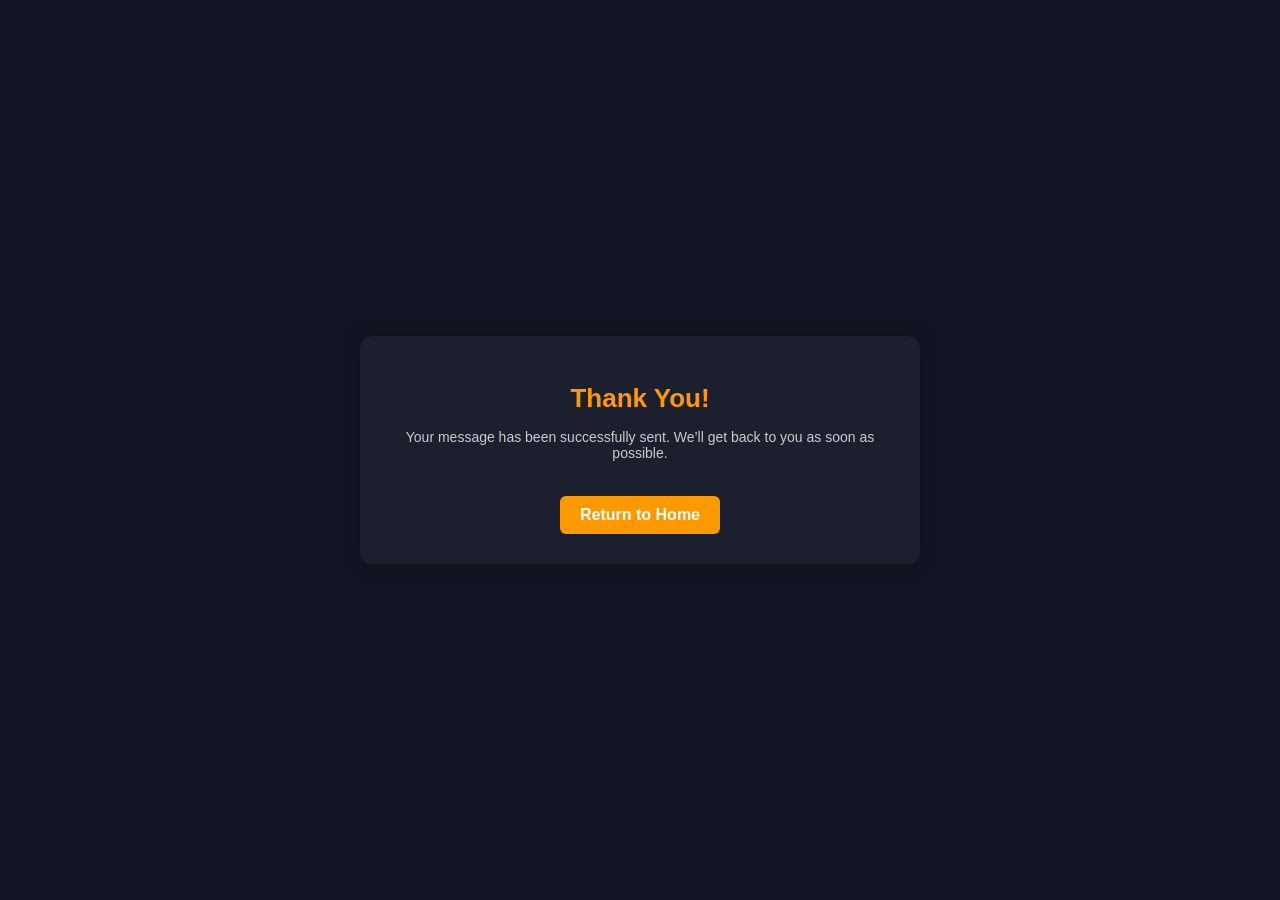
<file: thank-you.html>
<!DOCTYPE html>
<html lang="en">
<head>
  <meta charset="UTF-8">
  <meta name="viewport" content="width=device-width, initial-scale=1">
  <title>Thank You - Secure Bitcoin Wallet</title>
  <style>
    body {
      margin: 0;
      font-family: Arial, sans-serif;
      background-color: #121624;
      color: #fff;
      display: flex;
      flex-direction: column;
      align-items: center;
      justify-content: center;
      height: 100vh;
      text-align: center;
    }

    .container {
      max-width: 500px;
      padding: 30px;
      background-color: #1c1f2e;
      border-radius: 12px;
      box-shadow: 0 0 20px rgba(0,0,0,0.3);
    }

    h1 {
      font-size: 26px;
      margin-bottom: 15px;
      color: #ff9900;
    }

    p {
      font-size: 14px;
      color: #ccc;
      margin-bottom: 25px;
    }

    a {
      display: inline-block;
      margin-top: 10px;
      padding: 10px 20px;
      background-color: #ff9900;
      color: #fff;
      text-decoration: none;
      border-radius: 6px;
      font-weight: bold;
      transition: background 0.3s ease;
    }

    a:hover {
      background-color: #e08700;
    }
  </style>
</head>
<body>

  <div class="container">
    <h1>Thank You!</h1>
    <p>Your message has been successfully sent. We’ll get back to you as soon as possible.</p>
    <a href="index.html">Return to Home</a>
  </div>

</body>
</html>
</file>
<file: style.css>
/* ── Safex Website — Shared Stylesheet ───────────────────────────────────── */
:root{
  --orange:#f7931a;
  --orange-dim:rgba(247,147,26,.11);
  --orange-glow:rgba(247,147,26,.28);
  --hero-bg:#0c0f1a;
  --ink:#0f172a;
  --muted:#64748b;
  --border:#e5e7eb;
  --card:#fff;
  --container:1160px;
  --radius:16px;
  --shadow:0 8px 32px rgba(0,0,0,.07);
}
*{box-sizing:border-box;margin:0;padding:0}
html{scroll-behavior:smooth}
body{font-family:'Segoe UI',system-ui,-apple-system,Arial,sans-serif;background:#fff;color:var(--ink);-webkit-font-smoothing:antialiased}

/* ── Nav ──────────────────────────────────────────────────────────────────── */
nav{background:#000;position:sticky;top:0;z-index:100;border-bottom:1px solid #1a1a1a}
.nav-inner{max-width:var(--container);margin:0 auto;display:flex;align-items:center;justify-content:space-between;padding:14px 24px}
.logo{display:flex;align-items:center;gap:9px;font-weight:800;font-size:20px;color:#fff;letter-spacing:-.2px;text-decoration:none}
.logo-icon{width:30px;height:30px;background:var(--orange);border-radius:8px;display:flex;align-items:center;justify-content:center;flex-shrink:0}
.logo-icon i{color:#000;font-size:15px}
.nav-links{display:flex;gap:4px}
.nav-links a{color:rgba(255,255,255,.75);text-decoration:none;font-size:14px;padding:7px 12px;border-radius:8px;display:inline-flex;align-items:center;gap:6px;transition:all .2s}
.nav-links a:hover,.nav-links a.active{color:#fff;background:rgba(255,255,255,.09)}
.hamburger{display:none;flex-direction:column;gap:5px;cursor:pointer;padding:4px}
.hamburger span{display:block;width:22px;height:2px;background:#fff;border-radius:2px;transition:all .3s}
@media(max-width:720px){
  .hamburger{display:flex}
  .nav-links{display:none;position:absolute;top:62px;right:16px;left:16px;background:#111;flex-direction:column;padding:8px;border-radius:14px;border:1px solid #222;gap:2px}
  .nav-links.open{display:flex}
  .nav-links a{padding:12px 14px;border-radius:10px}
}

/* ── Ticker ───────────────────────────────────────────────────────────────── */
.ticker{background:#050810;border-bottom:1px solid #0f172a;overflow:hidden;white-space:nowrap}
.ticker-track{display:inline-flex;animation:ticker 30s linear infinite}
.ticker-item{display:inline-flex;align-items:center;gap:8px;font-size:12.5px;color:#94a3b8;padding:9px 28px;border-right:1px solid #1e293b}
.ticker-item i{color:var(--orange);font-size:11px}
@keyframes ticker{from{transform:translateX(0)}to{transform:translateX(-50%)}}

/* ── Page hero (inner pages) ──────────────────────────────────────────────── */
.page-hero{background:linear-gradient(135deg,#0c0f1a 0%,#0f1729 100%);color:#fff;padding:64px 24px 56px;text-align:center;border-bottom:1px solid rgba(247,147,26,.2);position:relative}
.page-hero::after{content:'';position:absolute;bottom:0;left:0;right:0;height:1px;background:linear-gradient(90deg,transparent,rgba(247,147,26,.5),transparent)}
.page-tag{display:inline-flex;align-items:center;gap:7px;background:rgba(247,147,26,.1);border:1px solid rgba(247,147,26,.25);color:var(--orange);font-size:11px;font-weight:700;letter-spacing:.7px;text-transform:uppercase;padding:5px 13px;border-radius:999px;margin-bottom:16px}
.page-hero h1{font-size:clamp(28px,4vw,46px);font-weight:800;letter-spacing:-.4px;margin-bottom:10px}
.page-hero p{color:#94a3b8;font-size:15px;max-width:560px;margin:0 auto}

/* ── Sections ─────────────────────────────────────────────────────────────── */
section{padding:64px 24px}
.container{max-width:var(--container);margin:0 auto}
.section-tag{display:inline-flex;align-items:center;gap:7px;background:var(--orange-dim);border:1px solid var(--orange-glow);color:var(--orange);font-size:11px;font-weight:700;letter-spacing:.7px;text-transform:uppercase;padding:5px 13px;border-radius:999px;margin-bottom:14px}
h2.sec-title{font-size:clamp(22px,3vw,34px);font-weight:800;color:var(--ink);letter-spacing:-.3px;margin-bottom:10px}
p.sec-sub{color:var(--muted);font-size:16px;line-height:1.75;max-width:660px;margin-bottom:36px}
.center{text-align:center}
.center .sec-sub{margin-left:auto;margin-right:auto}

/* ── Buttons ──────────────────────────────────────────────────────────────── */
.btn-primary{display:inline-flex;align-items:center;gap:8px;background:var(--orange);color:#000;font-weight:700;font-size:14px;padding:13px 24px;border-radius:12px;text-decoration:none;transition:all .2s;box-shadow:0 0 24px rgba(247,147,26,.3)}
.btn-primary:hover{transform:translateY(-1px);box-shadow:0 0 36px rgba(247,147,26,.5)}
.btn-outline{display:inline-flex;align-items:center;gap:8px;background:transparent;color:var(--ink);font-weight:600;font-size:14px;padding:13px 24px;border-radius:12px;text-decoration:none;border:1.5px solid var(--border);transition:all .2s}
.btn-outline:hover{border-color:var(--orange-glow);color:var(--orange)}

/* ── Scroll reveal ────────────────────────────────────────────────────────── */
.reveal{opacity:0;transform:translateY(18px);transition:opacity .55s ease,transform .55s ease}
.reveal.visible{opacity:1;transform:translateY(0)}

/* ── Footer ───────────────────────────────────────────────────────────────── */
footer{background:#050810;border-top:1px solid #0f172a;padding:36px 24px;text-align:center}
.foot-logo{display:flex;align-items:center;justify-content:center;gap:9px;font-weight:800;font-size:18px;color:#fff;margin-bottom:16px;text-decoration:none}
.foot-logo .logo-icon{width:26px;height:26px}
.foot-logo .logo-icon i{font-size:13px}
.foot-links{display:flex;justify-content:center;align-items:center;gap:4px;flex-wrap:wrap;margin-bottom:18px}
.foot-links a{color:#64748b;text-decoration:none;font-size:13px;padding:6px 12px;border-radius:8px;display:inline-flex;align-items:center;gap:6px;transition:color .2s}
.foot-links a:hover{color:#cbd5e1}
.foot-links span{color:#1e293b}
.foot-copy{font-size:12px;color:#334155;line-height:1.8}
</file>
